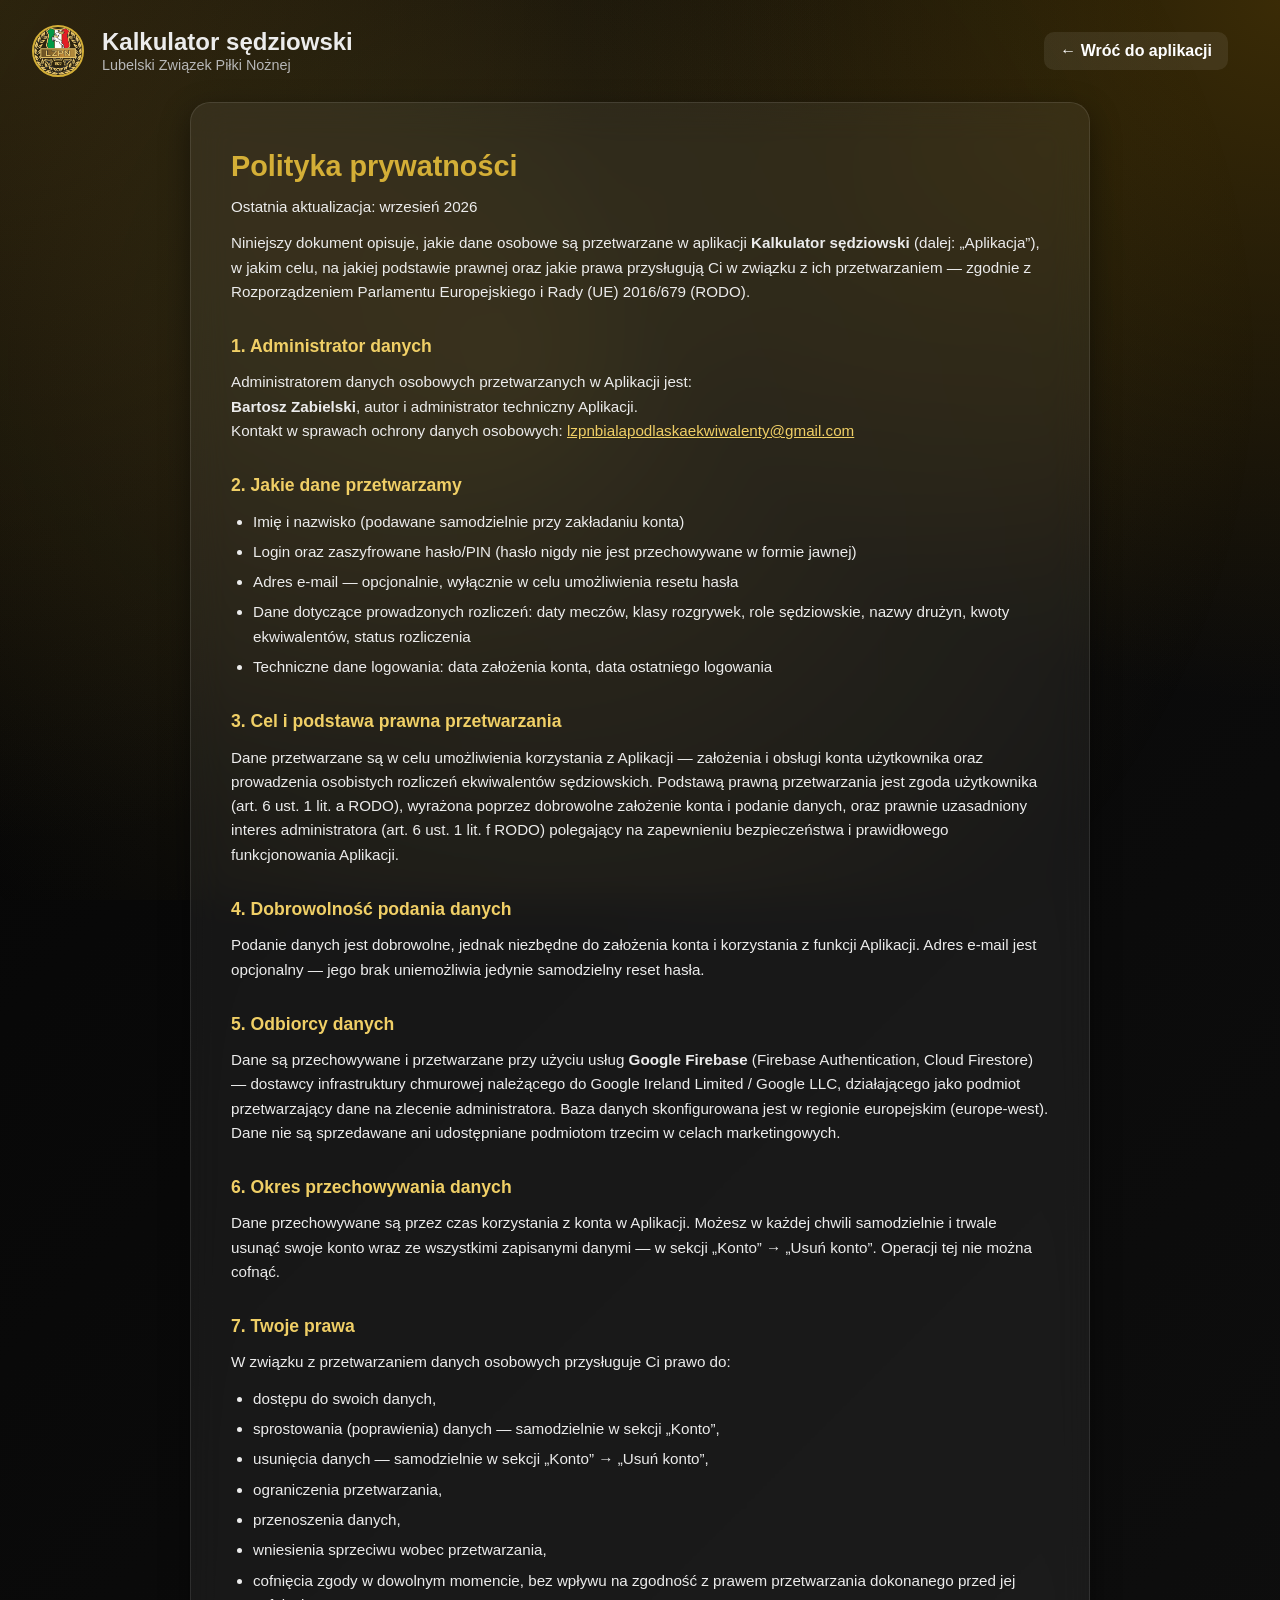
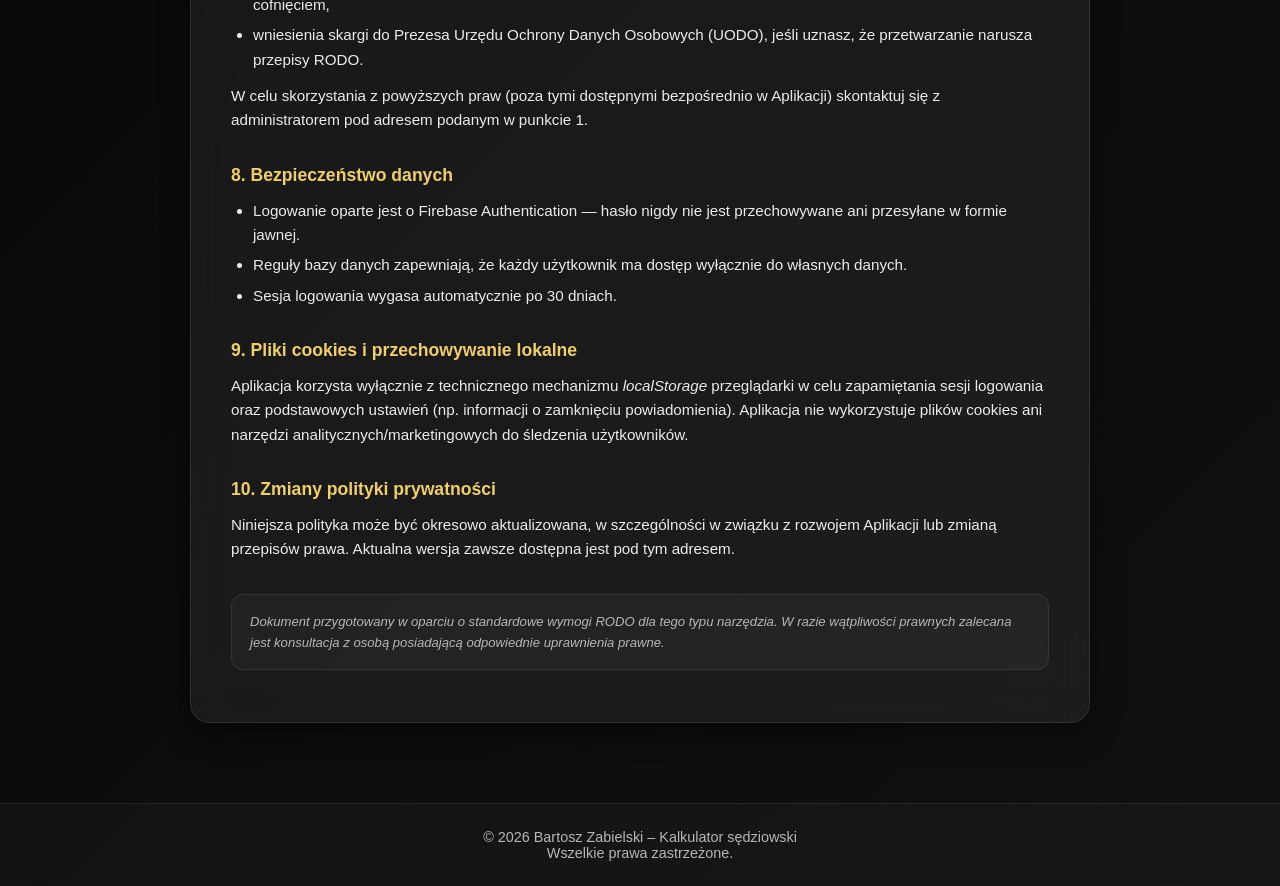
<file: privacy-policy.html>
<!DOCTYPE html>
<html lang="pl">
<head>
    <meta charset="UTF-8">
    <meta name="viewport" content="width=device-width, initial-scale=1.0">
    <title>Polityka prywatności – Kalkulator sędziowski</title>
    <link rel="icon" type="image/png" href="logo.png">
    <link rel="stylesheet" href="style.css">
</head>
<body>

<div class="background-glow"></div>

<header class="topbar">
    <div class="logo-box">
        <img src="logo.png" alt="Logo LZPN" class="club-logo">
        <div>
            <h1>Kalkulator sędziowski</h1>
            <span>Lubelski Związek Piłki Nożnej</span>
        </div>
    </div>

    <div class="topbar-links">
        <a href="index.html">← Wróć do aplikacji</a>
    </div>
</header>

<main class="container">

    <section class="glass policy-page">

        <h2>Polityka prywatności</h2>
        <p class="policy-updated">Ostatnia aktualizacja: wrzesień 2026</p>

        <p>
            Niniejszy dokument opisuje, jakie dane osobowe są przetwarzane w aplikacji
            <strong>Kalkulator sędziowski</strong> (dalej: „Aplikacja”), w jakim celu,
            na jakiej podstawie prawnej oraz jakie prawa przysługują Ci w związku z ich
            przetwarzaniem — zgodnie z Rozporządzeniem Parlamentu Europejskiego i Rady (UE)
            2016/679 (RODO).
        </p>

        <h3>1. Administrator danych</h3>
        <p>
            Administratorem danych osobowych przetwarzanych w Aplikacji jest:<br>
            <strong>Bartosz Zabielski</strong>, autor i administrator techniczny Aplikacji.<br>
            Kontakt w sprawach ochrony danych osobowych:
            <a href="mailto:lzpnbialapodlaskaekwiwalenty@gmail.com">lzpnbialapodlaskaekwiwalenty@gmail.com</a>
        </p>

        <h3>2. Jakie dane przetwarzamy</h3>
        <ul>
            <li>Imię i nazwisko (podawane samodzielnie przy zakładaniu konta)</li>
            <li>Login oraz zaszyfrowane hasło/PIN (hasło nigdy nie jest przechowywane w formie jawnej)</li>
            <li>Adres e-mail — opcjonalnie, wyłącznie w celu umożliwienia resetu hasła</li>
            <li>Dane dotyczące prowadzonych rozliczeń: daty meczów, klasy rozgrywek, role sędziowskie, nazwy drużyn, kwoty ekwiwalentów, status rozliczenia</li>
            <li>Techniczne dane logowania: data założenia konta, data ostatniego logowania</li>
        </ul>

        <h3>3. Cel i podstawa prawna przetwarzania</h3>
        <p>
            Dane przetwarzane są w celu umożliwienia korzystania z Aplikacji — założenia
            i obsługi konta użytkownika oraz prowadzenia osobistych rozliczeń ekwiwalentów
            sędziowskich. Podstawą prawną przetwarzania jest zgoda użytkownika (art. 6 ust. 1
            lit. a RODO), wyrażona poprzez dobrowolne założenie konta i podanie danych, oraz
            prawnie uzasadniony interes administratora (art. 6 ust. 1 lit. f RODO) polegający
            na zapewnieniu bezpieczeństwa i prawidłowego funkcjonowania Aplikacji.
        </p>

        <h3>4. Dobrowolność podania danych</h3>
        <p>
            Podanie danych jest dobrowolne, jednak niezbędne do założenia konta i korzystania
            z funkcji Aplikacji. Adres e-mail jest opcjonalny — jego brak uniemożliwia jedynie
            samodzielny reset hasła.
        </p>

        <h3>5. Odbiorcy danych</h3>
        <p>
            Dane są przechowywane i przetwarzane przy użyciu usług <strong>Google Firebase</strong>
            (Firebase Authentication, Cloud Firestore) — dostawcy infrastruktury chmurowej
            należącego do Google Ireland Limited / Google LLC, działającego jako podmiot
            przetwarzający dane na zlecenie administratora. Baza danych skonfigurowana jest
            w regionie europejskim (europe-west). Dane nie są sprzedawane ani udostępniane
            podmiotom trzecim w celach marketingowych.
        </p>

        <h3>6. Okres przechowywania danych</h3>
        <p>
            Dane przechowywane są przez czas korzystania z konta w Aplikacji. Możesz w każdej
            chwili samodzielnie i trwale usunąć swoje konto wraz ze wszystkimi zapisanymi
            danymi — w sekcji „Konto” → „Usuń konto”. Operacji tej nie można cofnąć.
        </p>

        <h3>7. Twoje prawa</h3>
        <p>W związku z przetwarzaniem danych osobowych przysługuje Ci prawo do:</p>
        <ul>
            <li>dostępu do swoich danych,</li>
            <li>sprostowania (poprawienia) danych — samodzielnie w sekcji „Konto”,</li>
            <li>usunięcia danych — samodzielnie w sekcji „Konto” → „Usuń konto”,</li>
            <li>ograniczenia przetwarzania,</li>
            <li>przenoszenia danych,</li>
            <li>wniesienia sprzeciwu wobec przetwarzania,</li>
            <li>cofnięcia zgody w dowolnym momencie, bez wpływu na zgodność z prawem
                przetwarzania dokonanego przed jej cofnięciem,</li>
            <li>wniesienia skargi do Prezesa Urzędu Ochrony Danych Osobowych (UODO),
                jeśli uznasz, że przetwarzanie narusza przepisy RODO.</li>
        </ul>
        <p>
            W celu skorzystania z powyższych praw (poza tymi dostępnymi bezpośrednio w Aplikacji)
            skontaktuj się z administratorem pod adresem podanym w punkcie 1.
        </p>

        <h3>8. Bezpieczeństwo danych</h3>
        <ul>
            <li>Logowanie oparte jest o Firebase Authentication — hasło nigdy nie jest
                przechowywane ani przesyłane w formie jawnej.</li>
            <li>Reguły bazy danych zapewniają, że każdy użytkownik ma dostęp wyłącznie
                do własnych danych.</li>
            <li>Sesja logowania wygasa automatycznie po 30 dniach.</li>
        </ul>

        <h3>9. Pliki cookies i przechowywanie lokalne</h3>
        <p>
            Aplikacja korzysta wyłącznie z technicznego mechanizmu <em>localStorage</em>
            przeglądarki w celu zapamiętania sesji logowania oraz podstawowych ustawień
            (np. informacji o zamknięciu powiadomienia). Aplikacja nie wykorzystuje plików
            cookies ani narzędzi analitycznych/marketingowych do śledzenia użytkowników.
        </p>

        <h3>10. Zmiany polityki prywatności</h3>
        <p>
            Niniejsza polityka może być okresowo aktualizowana, w szczególności w związku
            z rozwojem Aplikacji lub zmianą przepisów prawa. Aktualna wersja zawsze dostępna
            jest pod tym adresem.
        </p>

        <p class="policy-disclaimer">
            Dokument przygotowany w oparciu o standardowe wymogi RODO dla tego typu narzędzia.
            W razie wątpliwości prawnych zalecana jest konsultacja z osobą posiadającą
            odpowiednie uprawnienia prawne.
        </p>

    </section>

</main>

<footer class="footer">
    © 2026 Bartosz Zabielski – Kalkulator sędziowski<br>
    Wszelkie prawa zastrzeżone.
</footer>

</body>
</html>
</file>
<file: style.css>
/* =========================
   LZPN - KALKULATOR SĘDZIOWSKI
   EKWIWALENTY
   PREMIUM DARK GOLD THEME
========================= */

:root{

    --bg:#0b0b0b;
    --bg2:#141414;
    --card:rgba(255,255,255,.06);

    --gold:#d4af37;
    --gold-light:#f0cf66;
    --gold-dark:#9d7c18;

    --white:#ffffff;
    --text:#ececec;
    --muted:#b7b7b7;

    --success:#1db954;
    --danger:#ff5f57;

    --border:rgba(255,255,255,.10);

    --shadow:
        0 10px 30px rgba(0,0,0,.45);

    --radius:20px;
}

*{
    margin:0;
    padding:0;
    box-sizing:border-box;
}

html{
    scroll-behavior:smooth;
    overflow-x:hidden;
    width:100%;
}

body{

    min-height:100vh;

    font-family:'Poppins',sans-serif;

    background:
        radial-gradient(circle at top left,#28200d 0%,transparent 30%),
        radial-gradient(circle at top right,#3a2b06 0%,transparent 25%),
        linear-gradient(135deg,#050505,#101010);

    color:var(--text);

    overflow-x:hidden;

    padding-top:env(safe-area-inset-top);
    padding-bottom:env(safe-area-inset-bottom);
    padding-left:env(safe-area-inset-left);
    padding-right:env(safe-area-inset-right);
}

/* =========================
   BACKGROUND GLOW
========================= */

.background-glow{

    position:fixed;
    inset:0;

    pointer-events:none;

    background:
      radial-gradient(
        circle at 20% 20%,
        rgba(212,175,55,.15),
        transparent 30%
      ),

      radial-gradient(
        circle at 80% 10%,
        rgba(212,175,55,.10),
        transparent 25%
      ),

      radial-gradient(
        circle at 50% 95%,
        rgba(240,207,102,.09),
        transparent 32%
      );

    background-size:200% 200%;

    animation:backgroundGlowDrift 28s ease-in-out infinite;

    z-index:-1;
}

@keyframes backgroundGlowDrift{

    0%{
        background-position:20% 15%, 80% 5%, 45% 100%;
        opacity:.85;
    }

    50%{
        background-position:30% 30%, 65% 20%, 60% 85%;
        opacity:1;
    }

    100%{
        background-position:20% 15%, 80% 5%, 45% 100%;
        opacity:.85;
    }
}

@media(prefers-reduced-motion:reduce){

    .background-glow{
        animation:none;
    }
}

/* =========================
   GLASS
========================= */

.glass{

    background:var(--card);

    border:1px solid var(--border);

    backdrop-filter:blur(18px);

    -webkit-backdrop-filter:blur(18px);

    border-radius:var(--radius);

    box-shadow:var(--shadow);
}

/* =========================
   TOPBAR
========================= */

.topbar{

    width:min(1500px,95%);
    margin:0 auto;

    display:flex;
    justify-content:space-between;
    align-items:center;

    gap:20px;

    padding:25px 0;

    flex-wrap:wrap;
}

.logo-box{

    display:flex;
    align-items:center;
    gap:18px;
}

.logo-box .club-logo{

    width:52px;
    height:52px;

    object-fit:cover;

    border-radius:50%;

    border:2px solid var(--gold);

    flex-shrink:0;
}

.logo-box h1{

    font-size:1.5rem;
    font-weight:700;
}

.logo-box span{

    color:var(--muted);
    font-size:.9rem;
}

.topbar-actions{

    display:flex;
    gap:12px;
    flex-wrap:wrap;
}

/* =========================
   BUTTONS
========================= */

button{

    cursor:pointer;
    border:none;
    transition:.25s;
}

.gold-btn{

    background:linear-gradient(
        135deg,
        var(--gold),
        var(--gold-light)
    );

    color:#111;

    font-weight:600;

    padding:12px 20px;

    border-radius:12px;
}

.gold-btn:hover{

    transform:translateY(-2px);
    box-shadow:0 10px 25px rgba(212,175,55,.25);
}

.dark-btn{

    background:#181818;

    color:white;

    border:1px solid rgba(255,255,255,.08);

    padding:12px 20px;

    border-radius:12px;
}

.dark-btn:hover{

    border-color:var(--gold);
    color:var(--gold);
}

/* =========================
   MAIN
========================= */

.container{

    width:min(1500px,95%);
    margin:auto;

    display:flex;
    flex-direction:column;

    gap:25px;

    padding-bottom:40px;
}

/* =========================
   CALENDAR
========================= */

.calendar-section{

    padding:25px;
}

.calendar-header{

    display:flex;
    align-items:center;
    justify-content:space-between;

    margin-bottom:20px;
}

.calendar-header button{

    width:50px;
    height:50px;

    border-radius:50%;

    background:#171717;

    color:white;
}

.calendar-header button:hover{

    background:var(--gold);
    color:black;
}

.calendar-title{

    display:flex;
    gap:12px;

    flex:1;
    min-width:0;
}

.calendar-title select{

    min-width:160px;
}

.weekdays{

    display:grid;
    grid-template-columns:repeat(7,1fr);

    margin-bottom:10px;

    text-align:center;

    color:var(--gold);

    font-weight:600;
}

.calendar-grid{

    display:grid;
    grid-template-columns:repeat(7,1fr);

    gap:10px;
}

.day{

    min-height:95px;
    min-width:0;
    width:100%;

    border-radius:16px;

    background:rgba(255,255,255,.03);

    border:1px solid rgba(255,255,255,.05);

    padding:12px;

    overflow:hidden;

    box-sizing:border-box;

    transition:.25s;
}

.day:hover{

    border-color:var(--gold);

    transform:translateY(-3px);

    cursor:pointer;
}

.day-number{

    font-weight:700;
}

.day.has-match{

    border:1px solid rgba(212,175,55,.45);
}

.day.today{

    background:rgba(212,175,55,.15);
}

.match-counter{

    margin-top:8px;

    font-size:.8rem;

    color:var(--gold);
}

/* =========================
   STATS
========================= */

.stats-grid{

    display:grid;
    grid-template-columns:repeat(auto-fit,minmax(220px,1fr));

    gap:20px;
}

/* =========================
   KALENDARZ + STATYSTYKI OBOK SIEBIE
   (tylko szerokie ekrany)
========================= */

@media(min-width:993px){

    .dashboard-columns{

        display:flex;
        align-items:flex-start;
        gap:25px;
    }

    .dashboard-columns .calendar-section{

        flex:2.2;
        min-width:0;
    }

    .dashboard-columns .stats-grid{

        flex:1;
        min-width:270px;
        max-width:340px;

        display:flex;
        flex-direction:column;
    }
}

.stat-card{

    padding:25px;

    display:flex;
    align-items:center;
    gap:18px;
}

.stat-card-clickable{

    cursor:pointer;
    transition:.2s;
}

.stat-card-clickable:hover{

    transform:translateY(-2px);
    border-color:rgba(212,175,55,.4);
    box-shadow:0 10px 25px rgba(212,175,55,.1);
}

.stat-card-cta{

    color:var(--gold-light,#f0cf66) !important;
    font-size:1.1rem !important;
    font-weight:700;
}

.yearly-stats-amount{

    font-weight:700;
    font-size:.95rem;
    color:var(--gold-light,#f0cf66);
    flex-shrink:0;
}

.stat-icon{

    width:60px;
    height:60px;

    border-radius:16px;

    display:flex;
    justify-content:center;
    align-items:center;

    font-size:22px;

    color:black;

    background:linear-gradient(
            135deg,
            var(--gold),
            var(--gold-light)
    );
}

.stat-card span{

    color:var(--muted);
    font-size:.85rem;
}

.stat-card h2{

    margin-top:5px;
}

/* =========================
   FILTERS
========================= */

.filter-section{

    padding:20px;
}

.filter-title{

    font-weight:600;
    margin-bottom:15px;
}

.filter-grid{

    display:grid;
    grid-template-columns:
            repeat(auto-fit,minmax(250px,1fr));

    gap:15px;
}

/* =========================
   INPUTS
========================= */

input,
select{

    width:100%;

    padding:13px 15px;

    border-radius:12px;

    border:1px solid rgba(255,255,255,.08);

    background:#151515;

    color:white;

    outline:none;
}

input:focus,
select:focus{

    border-color:var(--gold);
}

/* =========================
   TABLE
========================= */

.table-section{

    padding:20px;
}

.table-header{

    margin-bottom:20px;
}

@media(max-width:960px){

    .table-wrapper{

        overflow-x:visible;
    }

    table,
    thead,
    tbody,
    th,
    td,
    tr{

        display:block;
    }

    thead{

        display:none;
    }

    tbody tr{

        margin-bottom:14px;

        border:1px solid rgba(212,175,55,.25);
        border-radius:14px;

        padding:6px 14px;

        background:rgba(255,255,255,.03);
    }

    tbody tr:hover{

        background:rgba(255,255,255,.03);
    }

    tbody td{

        display:flex;
        justify-content:space-between;
        align-items:center;
        gap:14px;

        padding:10px 0;

        border:none;
        border-bottom:1px solid rgba(255,255,255,.06);

        text-align:right;
    }

    tbody td:last-child{

        border-bottom:none;
    }

    tbody td::before{

        content:attr(data-label);

        font-weight:700;
        font-size:.8rem;

        color:var(--gold-light,#f0cf66);
        text-align:left;

        flex-shrink:0;
    }

    tbody td.empty-row{

        display:block;
        text-align:center;
        border:none;
        padding:20px 0;
    }

    tbody td.empty-row::before{

        content:none;
    }

    .row-summary{

        display:flex !important;
        justify-content:space-between;
        align-items:center;
        gap:10px;

        padding:12px 0 !important;
        margin:-6px -14px 0 -14px;
        padding-left:14px !important;
        padding-right:14px !important;

        cursor:pointer;

        border-bottom:none !important;
    }

    .row-summary::before{

        content:none !important;
    }

    .row-summary-text{

        font-weight:600;
        font-size:.85rem;
        text-align:left;
        flex:1;
    }

    .row-summary-chevron{

        flex-shrink:0;
        color:var(--gold);
        transition:transform .2s;
    }

    tbody tr.expanded .row-summary-chevron{

        transform:rotate(180deg);
    }

    tbody tr td:not(.row-summary):not(.empty-row){

        display:none;
    }

    tbody tr.expanded td:not(.row-summary):not(.empty-row){

        display:flex;
    }

    tbody tr.expanded .row-summary{

        border-bottom:1px solid rgba(212,175,55,.2) !important;
        padding-bottom:12px !important;
        margin-bottom:4px;
    }
}

.row-summary{

    display:none;
}

table{

    width:100%;

    border-collapse:collapse;
}

thead{

    background:rgba(212,175,55,.12);
}

th{

    color:var(--gold);

    text-align:left;

    padding:15px;
}

td{

    padding:14px;
    border-top:1px solid rgba(255,255,255,.06);
}

tbody tr{

    transition:.2s;
}

tbody tr:hover{

    background:rgba(255,255,255,.03);
}

.empty-row{

    text-align:center;
    padding:40px;
    color:var(--muted);
}

.badge-settled{

    background:rgba(29,185,84,.15);
    color:#57ff93;

    padding:6px 10px;

    border-radius:999px;
}

.badge-pending{

    background:rgba(255,95,87,.12);
    color:#ff867d;

    padding:6px 10px;

    border-radius:999px;
}

/* =========================
   ACTION BUTTONS
========================= */

.action-btn{

    width:38px;
    height:38px;

    border-radius:10px;

    display:flex;
    align-items:center;
    justify-content:center;
}

.edit-btn{

    background:#1f1f1f;
    color:var(--gold);
}

.delete-btn{

    background:#1f1f1f;
    color:var(--danger);
}

.action-btn:hover{

    transform:scale(1.05);
}

/* =========================
   EKRAN ŁADOWANIA
========================= */

.app-loading{

    position:fixed;
    inset:0;

    z-index:99999;

    display:none;
    flex-direction:column;
    align-items:center;
    justify-content:center;
    gap:18px;

    background:#0a0a0a;
}

.app-loading.active{

    display:flex;
}

.app-loading-logo{

    width:70px;
    height:70px;
    border-radius:50%;

    animation:appLoadingPulse 1.6s ease-in-out infinite;
}

.app-loading-spinner{

    width:34px;
    height:34px;

    border-radius:50%;

    border:3px solid rgba(212,175,55,.2);
    border-top-color:var(--gold);

    animation:appLoadingSpin .8s linear infinite;
}

.app-loading p{

    color:var(--muted);
    font-size:.9rem;
}

@keyframes appLoadingSpin{
    to{ transform:rotate(360deg); }
}

@keyframes appLoadingPulse{
    0%,100%{ opacity:1; }
    50%{ opacity:.6; }
}

/* =========================
   MODAL
========================= */

.modal{

    position:fixed;

    inset:0;

    background:rgba(0,0,0,.65);
    backdrop-filter:blur(6px);
    -webkit-backdrop-filter:blur(6px);

    display:none;

    justify-content:center;
    align-items:center;

    padding:20px;

    z-index:999;
}

.modal.active{

    display:flex;
}

.modal-content{

    width:100%;
    max-width:650px;

    max-height:88vh;
    overflow-y:auto;
    overscroll-behavior:contain;
    -webkit-overflow-scrolling:touch;

    padding:25px;

    animation:modalShow .25s ease;
}

@keyframes modalShow{

    from{
        opacity:0;
        transform:translateY(20px);
    }

    to{
        opacity:1;
        transform:translateY(0);
    }
}

.modal-header{

    display:flex;
    justify-content:space-between;
    align-items:center;

    margin-bottom:20px;
}

.modal-header button{

    background:none;
    color:white;
    font-size:22px;
}

.form-group{

    margin-bottom:16px;
}

.form-group label{

    display:block;
    margin-bottom:8px;

    color:var(--gold);
}

.amount-preview{

    margin:20px 0;

    display:flex;
    justify-content:space-between;
    align-items:center;

    padding:18px;

    border-radius:14px;

    background:rgba(212,175,55,.08);
}

.amount-preview strong{

    color:var(--gold-light);
    font-size:1.2rem;
}

.checkbox-wrapper{

    display:flex;
    gap:10px;
    align-items:center;

    margin-bottom:20px;
}

.checkbox-wrapper input{

    width:auto;
}

/* =========================
   PRZYCISKI ROZLICZONE TAK/NIE
========================= */

.settled-toggle{

    display:flex;
    gap:10px;
}

.toggle-btn{

    flex:1;

    padding:13px;

    border-radius:12px;

    font-weight:700;
    font-size:.95rem;

    background:#151515;
    color:var(--muted);

    border:1px solid rgba(255,255,255,.08);

    transition:.25s;
}

.toggle-btn:hover{

    border-color:var(--gold);
    color:var(--gold-light);
}

.toggle-btn.toggle-yes.active{

    background:rgba(29,185,84,.15);
    color:#57ff93;
    border-color:rgba(29,185,84,.45);

    box-shadow:0 0 18px rgba(29,185,84,.15);
}

.toggle-btn.toggle-no.active{

    background:rgba(255,95,87,.12);
    color:#ff867d;
    border-color:rgba(255,95,87,.45);

    box-shadow:0 0 18px rgba(255,95,87,.12);
}

.settled-toggle-table{

    display:flex;
    gap:6px;
}

.toggle-btn-sm{

    padding:7px 12px;

    border-radius:999px;

    font-size:.75rem;
    font-weight:700;

    background:#151515;
    color:var(--muted);

    border:1px solid rgba(255,255,255,.08);

    cursor:pointer;

    transition:.2s;
}

.toggle-btn-sm:hover{

    border-color:var(--gold);
}

.toggle-btn-sm.toggle-yes.active{

    background:rgba(29,185,84,.15);
    color:#57ff93;
    border-color:rgba(29,185,84,.45);
}

.toggle-btn-sm.toggle-no.active{

    background:rgba(255,95,87,.12);
    color:#ff867d;
    border-color:rgba(255,95,87,.45);
}

/* =========================
   TOAST
========================= */

.toast{

    position:fixed;

    right:25px;
    bottom:25px;

    background:var(--success);

    color:white;

    padding:15px 20px;

    border-radius:12px;

    opacity:0;
    pointer-events:none;

    transform:translateY(20px);

    transition:.3s;

    z-index:1000;
}

.toast.show{

    opacity:1;
    transform:translateY(0);
}

/* =========================
   RESPONSIVE
========================= */

@media(max-width:992px){

    .calendar-grid{

        gap:6px;
    }

    .day{

        min-height:80px;
    }
}

@media(max-width:768px){

    .topbar{

        padding:20px;
    }

    .calendar-title{

        flex-direction:column;
    }

    .weekdays{

        font-size:.85rem;
    }

    .day{

        min-height:92px;
        padding:10px;
        border-radius:14px;
    }

    .day-number{

        font-size:1.05rem;
    }

    .calendar-match-line:nth-of-type(n+3){

        display:none;
    }

    .match-counter{

        font-size:.75rem;
    }

    th,
    td{

        font-size:.85rem;
    }

    .stat-card{

        padding:18px;
    }
}

@media(max-width:500px){

    .calendar-grid{

        gap:6px;
    }

    .day{

        min-height:80px;
        padding:8px 6px;
    }

    .day-number{

        font-size:1rem;
        font-weight:800;
    }

    .day:active{

        border-color:var(--gold);
        background:rgba(212,175,55,.1);
    }

    .table-actions-row{

        flex-direction:column;
    }

    .action-row-btn{

        width:100%;
        font-size:.9rem;
        padding:13px 16px;
    }

    .weekdays{

        font-size:.75rem;
    }

    .topbar-actions{

        width:100%;
    }

    .gold-btn,
    .dark-btn{

        flex:1;
    }

    .topbar-links{

        flex-wrap:nowrap;
        gap:6px;
        margin:0;
        width:100%;
    }

    .topbar-links a{

        flex:1;
        text-align:center;
        padding:9px 6px;
        font-size:.75rem;
        white-space:nowrap;
    }

    .selector-group{

        flex-wrap:nowrap;
        gap:10px;
    }

    .selector-box{

        flex:1;
        min-width:0;
    }

    #monthSelect,
    #yearSelect{

        min-width:0 !important;
        width:100% !important;
        height:52px !important;
        padding:0 10px !important;
        font-size:.95rem !important;
    }

    .referee-info{

        justify-content:center;
        text-align:center;
    }

    .referee-info i{

        display:none;
    }

    #refereeNameDisplay{

        flex-basis:100%;
        text-align:center;
    }

    .user-badge{

        flex-basis:100%;
        text-align:center;
    }

    .referee-info button{

        flex:1;
        justify-content:center;
    }
}

/* =========================
   FOOTER
========================= */

.footer{

    margin-top:40px;

    padding:25px;

    text-align:center;

    color:#b7b7b7;

    font-size:.9rem;

    border-top:1px solid rgba(255,255,255,.08);

    background:rgba(255,255,255,.03);
}

.footer strong{

    color:var(--gold);
}

.footer-hint{

    display:inline-block;
    margin-top:10px;

    font-size:.78rem;
    opacity:.6;
}

.footer-hint a{

    color:var(--gold-light,#f0cf66);
    font-weight:600;
    text-decoration:underline;
}

/* =========================
   STRONA POLITYKI PRYWATNOŚCI
========================= */

.policy-page{

    padding:40px;
    max-width:900px;
    margin:0 auto;
    line-height:1.6;
}

.policy-page h2{

    color:var(--gold);
    font-size:1.8rem;
    margin-bottom:6px;
}

.policy-updated{

    color:var(--muted);
    font-size:.85rem;
    margin-bottom:28px;
}

.policy-page h3{

    color:var(--gold-light,#f0cf66);
    font-size:1.1rem;
    margin-top:28px;
    margin-bottom:10px;
}

.policy-page p{

    color:var(--text);
    font-size:.95rem;
    margin-bottom:12px;
}

.policy-page ul{

    color:var(--text);
    font-size:.95rem;
    margin:0 0 12px 22px;
}

.policy-page li{

    margin-bottom:6px;
}

.policy-page a{

    color:var(--gold-light,#f0cf66);
}

.policy-disclaimer{

    margin-top:32px;
    padding:16px 18px;
    border-radius:12px;
    background:rgba(255,255,255,.04);
    border:1px solid rgba(255,255,255,.08);
    font-size:.82rem !important;
    color:var(--muted) !important;
    font-style:italic;
}

.footer-hint a:hover{

    opacity:.85;
}

/* =========================
   BLOKADA SCROLLA TŁA
   PRZY OTWARTYM MODALU
========================= */

body.modal-open{

    overflow:hidden;
    height:100dvh;
}

/* =========================
   REFEREE INFO
========================= */

.referee-info{

    width:min(1500px,95%);
    margin:0 auto 20px auto;

    padding:15px 20px;

    display:flex;
    flex-wrap:wrap;
    justify-content:space-between;
    align-items:center;

    gap:12px;
}

#refereeNameDisplay{

    flex:1 1 160px;
    min-width:0;
    font-weight:600;
}

.referee-info i{

    color:var(--gold);
    margin-right:8px;
}

.user-badge{

    color:var(--gold-light,#e9c65e);
    font-size:.85rem;
    opacity:.75;
}

.offline-banner{

    display:none;

    width:min(1500px,95%);
    margin:0 auto 20px auto;

    padding:12px 18px;

    align-items:center;
    gap:10px;

    border-radius:14px;

    background:rgba(255,159,10,.1);
    border:1px solid rgba(255,159,10,.35);
    color:#ffb347;

    font-size:.85rem;
    line-height:1.4;
}

.offline-banner.active{

    display:flex;
}

.new-domain-banner{

    display:flex;
    flex-wrap:wrap;
    align-items:center;
    gap:12px;

    padding:14px 20px;

    border-radius:14px;

    background:rgba(212,175,55,.1);
    border:1px solid rgba(212,175,55,.35);
    color:var(--gold-light,#f0cf66);

    font-size:.9rem;
    line-height:1.4;
}

.new-domain-banner i{
    font-size:1.1rem;
}

.new-domain-banner span{
    flex:1;
    color:var(--text);
}

.new-domain-banner strong{
    color:var(--gold-light,#f0cf66);
}

.new-domain-banner-btn{

    padding:8px 16px;
    border-radius:10px;

    background:linear-gradient(135deg,var(--gold),var(--gold-light));
    color:#111;
    font-weight:700;
    font-size:.85rem;
    text-decoration:none;
    white-space:nowrap;
}

.install-banner{

    display:none;

    width:min(1500px,95%);
    margin:0 auto 20px auto;

    padding:12px 18px;

    align-items:center;
    gap:12px;

    border-radius:14px;

    background:rgba(212,175,55,.08);
    border:1px solid rgba(212,175,55,.3);
    color:var(--gold-light,#f0cf66);

    font-size:.85rem;
    line-height:1.4;
}

.install-banner.active{

    display:flex;
}

.install-banner i:first-child{

    flex-shrink:0;
    font-size:1.1rem;
}

.install-banner span{

    flex:1;
}

.install-banner-action{

    flex-shrink:0;
    padding:8px 14px;
    font-size:.8rem;
}

.install-banner-close{

    flex-shrink:0;

    background:none;
    color:var(--gold-light,#f0cf66);
    opacity:.7;
    font-size:1rem;
    padding:4px;
}

.install-banner-close:hover{

    opacity:1;
}

@media(max-width:600px){

    .install-banner,
    .offline-banner{

        flex-wrap:wrap;
    }
}

.logout-btn{

    display:flex;
    align-items:center;
    gap:8px;
}

/* =========================
   LOGOWANIE
========================= */

.login-content{

    max-width:420px;
    text-align:center;
}

.login-logo{

    display:flex;
    justify-content:center;
    margin-bottom:16px;
}

.login-logo img{

    width:90px;
    height:90px;
    border-radius:50%;
}

.login-content h2{

    margin-bottom:10px;
}

.login-subtitle{

    opacity:.75;
    font-size:.9rem;
    line-height:1.5;
    margin-bottom:22px;
}

.login-content .form-group{

    text-align:left;
}

.login-error{

    display:none;
    color:#ff6b6b;
    background:rgba(255,107,107,.1);
    border:1px solid rgba(255,107,107,.3);
    border-radius:10px;
    padding:10px 14px;
    margin-bottom:16px;
    font-size:.9rem;
}

.login-error.active{

    display:block;
}

.login-submit{

    width:100%;
    justify-content:center;
}

.field-hint{

    margin-top:6px;

    font-size:.72rem;
    opacity:.6;
    line-height:1.4;
}

.forgot-pin-link{

    display:block;
    width:100%;
    text-align:center;

    margin-top:12px;

    background:none;
    color:var(--gold-light,#f0cf66);
    opacity:.8;
    font-size:.82rem;
}

.forgot-pin-link:hover{
    opacity:1;
    text-decoration:underline;
}

.adblock-hint{

    margin-top:14px;

    font-size:.78rem;
    text-align:center;
    opacity:.55;
    line-height:1.4;
}

.adblock-hint i{

    margin-right:4px;
}

.login-mode-toggle{

    display:flex;
    gap:10px;

    margin-bottom:18px;
}

.mode-btn{

    padding:11px;
}

.mode-btn.active{

    background:rgba(212,175,55,.14);
    color:var(--gold-light,#f0cf66);
    border-color:rgba(212,175,55,.5);

    box-shadow:0 0 18px rgba(212,175,55,.12);
}

/* =========================
   MODAL KONTA
========================= */

.account-modal{

    max-width:640px;
    max-height:85vh;
    overflow-y:auto;
}

.account-profile-summary{

    display:flex;
    align-items:center;
    gap:18px;

    padding:18px;
    margin-bottom:22px;

    border-radius:16px;

    background:linear-gradient(135deg, rgba(212,175,55,.12), rgba(212,175,55,.03));
    border:1px solid rgba(212,175,55,.3);
}

.account-profile-avatar{

    flex-shrink:0;

    width:64px;
    height:64px;
    border-radius:50%;

    display:flex;
    align-items:center;
    justify-content:center;

    background:linear-gradient(135deg, var(--gold), var(--gold-light));
    color:#111;
    font-size:1.6rem;
}

.account-profile-details{
    min-width:0;
}

.account-profile-details h3{

    margin:0 0 8px 0;
    font-size:1.15rem;
    color:var(--white);
}

.account-profile-row{

    display:flex;
    align-items:center;
    gap:8px;

    font-size:.85rem;
    color:var(--muted);

    margin-bottom:4px;

    overflow:hidden;
    text-overflow:ellipsis;
    white-space:nowrap;
}

.account-profile-row i{

    color:var(--gold);
    width:14px;
    flex-shrink:0;
}

.account-section h3{

    display:flex;
    align-items:center;
    gap:8px;

    color:var(--gold-light,#f0cf66);
    font-size:1rem;
    margin-bottom:14px;
}

.account-section h3 i{
    color:var(--gold);
}

.account-section{

    padding:18px 0;
    border-top:1px solid rgba(255,255,255,.08);
}

.account-section:first-of-type{

    border-top:none;
    padding-top:0;
}

.account-section > button{

    width:100%;
    justify-content:center;
    display:flex;
    align-items:center;
    gap:8px;
}

.report-team-link{

    display:flex;
    align-items:center;
    gap:6px;

    margin-top:8px;

    background:none;
    color:var(--gold-light,#f0cf66);
    opacity:.8;
    font-size:.8rem;
    text-align:left;
}

.report-team-link:hover{

    opacity:1;
    text-decoration:underline;
}

.pending-teams-empty{

    opacity:.6;
    font-size:.85rem;
}

.pending-team-item{

    display:flex;
    align-items:center;
    justify-content:space-between;
    gap:10px;

    padding:10px 12px;
    margin-bottom:8px;

    border:1px solid rgba(212,175,55,.25);
    border-radius:12px;

    background:rgba(255,255,255,.03);
}

.pending-team-name{

    font-weight:600;
    font-size:.9rem;
}

.pending-team-meta{

    display:block;
    font-size:.72rem;
    opacity:.6;
    font-weight:400;
}

.pending-team-actions{

    display:flex;
    gap:6px;
    flex-shrink:0;
}

.pending-team-actions button{

    padding:7px 12px;
    border-radius:8px;
    font-size:.75rem;
    font-weight:700;
}

.approve-team-btn{

    background:rgba(29,185,84,.15);
    color:#57ff93;
    border:1px solid rgba(29,185,84,.4);
}

.reject-team-btn{

    background:rgba(255,95,87,.12);
    color:#ff867d;
    border:1px solid rgba(255,95,87,.4);
}

/* =========================
   BAZA DRUŻYN (ADMIN)
========================= */

.teams-admin-modal{

    max-width:560px;
    max-height:85vh;
    overflow-y:auto;
}

.teams-admin-add-row{

    display:flex;
    gap:10px;
    margin-bottom:14px;
}

.teams-admin-add-row input{

    flex:1;
}

.teams-admin-add-row button{

    flex-shrink:0;
    padding:12px 18px;
    display:flex;
    align-items:center;
    gap:6px;
}

.teams-admin-count{

    font-size:.8rem;
    opacity:.6;
    margin-bottom:10px;
}

.restore-teams-btn{

    width:100%;
    justify-content:center;
    display:flex;
    align-items:center;
    gap:8px;

    margin-bottom:14px;
}

.teams-admin-list{

    display:flex;
    flex-direction:column;
    gap:8px;
}

.teams-admin-item{

    display:flex;
    align-items:center;
    justify-content:space-between;
    gap:10px;

    padding:10px 14px;

    border:1px solid rgba(255,255,255,.08);
    border-radius:12px;

    background:rgba(255,255,255,.03);
}

.teams-admin-item span{

    font-size:.9rem;
}

.teams-admin-item button{

    flex-shrink:0;
    padding:6px 10px;
    border-radius:8px;

    background:rgba(255,95,87,.12);
    color:#ff867d;
    border:1px solid rgba(255,95,87,.4);
}

.teams-admin-item button:hover{

    background:rgba(255,95,87,.22);
}

.danger-zone .danger-text{

    opacity:.75;
    font-size:.85rem;
    line-height:1.5;
    margin-bottom:14px;
}

.danger-btn{

    width:100%;
    justify-content:center;
    display:flex;
    align-items:center;
    gap:8px;

    padding:13px;
    border-radius:12px;

    font-weight:700;

    background:rgba(255,95,87,.12);
    color:#ff867d;
    border:1px solid rgba(255,95,87,.4);

    transition:.25s;
}

.danger-btn:hover{

    background:rgba(255,95,87,.22);
    box-shadow:0 0 18px rgba(255,95,87,.18);
}

.calendar-matches{

    margin-top:6px;

    width:100%;
    max-width:100%;

    overflow:hidden;
}

.calendar-match-line{

    display:block;

    width:100%;
    max-width:100%;

    white-space:nowrap;
    overflow:hidden;
    text-overflow:ellipsis;

    font-size:.66rem;
    line-height:1.5;

    margin-top:2px;
}

.calendar-match-line .role-tag{

    font-weight:800;
    margin-right:2px;
}

.calendar-match-line.role-sg{

    color:var(--gold-light);
}

.calendar-match-line.role-sg .role-tag{

    color:var(--gold);
}

.calendar-match-line.role-as{

    color:#8fd3ff;
}

.calendar-match-line.role-as .role-tag{

    color:#4fa8e0;
}

.more-matches{

    margin-top:4px;

    font-weight:700;
    font-size:.7rem;

    color:white;
}

/* =====================
   MIESIĄC / ROK
===================== */

#monthSelect,
#yearSelect{

    min-width:220px;

    height:64px;

    padding:0 20px;

    font-size:1.15rem;

    font-weight:600;

    color:#ffffff;

    background:rgba(255,255,255,.04);

    border:1px solid rgba(212,175,55,.35);

    border-radius:18px;

    backdrop-filter:blur(12px);

    transition:.25s;
	
	
	 background:#1b1b1b !important;

    color:#ffffff !important;

    border:1px solid #d4af37;
}

/* hover */

#monthSelect:hover,
#yearSelect:hover{

    border-color:#d4af37;

    transform:translateY(-2px);

    box-shadow:
        0 0 20px rgba(212,175,55,.15);
}

/* kliknięcie */

#monthSelect:focus,
#yearSelect:focus{

    outline:none;

    border-color:#d4af37;

    box-shadow:
        0 0 0 3px rgba(212,175,55,.15),
        0 0 25px rgba(212,175,55,.2);
}

.selector-group{

    display:flex;

    justify-content:center;

    gap:20px;

    margin-bottom:25px;

    flex-wrap:wrap;

    width:100%;
    min-width:0;
}

.selector-box{

    display:flex;

    flex-direction:column;

    gap:8px;
}

.selector-box label{

    color:#d4af37;

    font-size:.8rem;

    font-weight:700;

    letter-spacing:1px;

    text-transform:uppercase;

    padding-left:5px;
}
.calendar-match-item{

    display:flex;

    align-items:flex-start;

    gap:6px;

    margin-top:4px;

    line-height:1.2;
}

.match-icon{

    flex-shrink:0;

    font-size:12px;
}

.match-name{

    overflow:hidden;

    text-overflow:ellipsis;
}

.suggestions{
    position:absolute;
    width:100%;
    max-height:250px;
    overflow-y:auto;

    background:#111;
    border:1px solid rgba(255,215,0,.25);
    border-radius:12px;

    display:none;
    z-index:9999;
}

.suggestion-item{
    padding:12px 15px;
    cursor:pointer;
    color:#fff;
    transition:.2s;
}

.suggestion-item:hover{
    background:rgba(255,215,0,.15);
    color:#FFD700;
}
.form-group{
    position:relative;
}


.day-modal{
    position:fixed;
    inset:0;
    background:rgba(0,0,0,.85);
    display:none;
    z-index:9999;
}

.day-modal.active{
    display:flex;
    justify-content:center;
    align-items:center;
}

.day-modal-content{
    width:700px;
    max-width:95%;
    max-height:85vh;
    overflow-y:auto;
    overscroll-behavior:contain;
    -webkit-overflow-scrolling:touch;

    background:#111;
    border:1px solid #d4af37;
    border-radius:20px;

    padding:25px;
}

.day-match-card{
    border:1px solid rgba(212,175,55,.3);
    border-radius:12px;

    padding:15px;
    margin-bottom:12px;
}

.day-match-title{
    font-weight:700;
    margin-bottom:8px;
}

.day-match-actions{
    display:flex;
    gap:10px;
    margin-top:12px;
}

.day-match-actions button{
    cursor:pointer;
    padding:8px 12px;
    border-radius:8px;
    display:flex;
    align-items:center;
    gap:6px;
    width:auto;
    height:auto;
    font-size:.85rem;
    font-weight:600;
}

.day-match-actions .move-btn{

    padding:8px 11px;

    background:#181818;
    color:var(--gold-light,#f0cf66);
    border:1px solid rgba(255,255,255,.08);
}

.day-match-actions .move-btn:hover:not(:disabled){
    border-color:var(--gold);
}

.day-match-actions .move-btn:disabled{
    opacity:.3;
    cursor:not-allowed;
}

.day-modal-content h2{
    color:var(--gold);
    margin-bottom:18px;
    font-size:1.2rem;
}

.close-day-modal{
    background:#1f1f1f;
    color:white;
    padding:10px 16px;
    border-radius:10px;
    margin-bottom:15px;
    font-weight:600;
}

.close-day-modal:hover{
    border-color:var(--gold);
    color:var(--gold);
}

.add-match-btn{
    display:block;
    width:100%;
    margin-top:18px;

    background:linear-gradient(
        135deg,
        var(--gold),
        var(--gold-light)
    );

    color:#111;
    font-weight:700;

    padding:14px 20px;
    border-radius:12px;
    font-size:1rem;
}

.add-match-btn:hover{
    transform:translateY(-2px);
    box-shadow:0 10px 25px rgba(212,175,55,.25);
}

.onboarding-link-btn{

    display:flex;
    align-items:center;
    gap:8px;

    padding:10px 16px;
    border-radius:10px;

    background:rgba(212,175,55,.1);
    color:var(--gold-light,#f0cf66);
    border:1px solid rgba(212,175,55,.3);

    font-weight:600;
    font-size:.9rem;
}

.onboarding-link-btn:hover{
    background:rgba(212,175,55,.18);
}

.onboarding-modal{

    max-width:600px;
    max-height:85vh;
    overflow-y:auto;
}

.onboarding-steps{
    position:relative;
}

.onboarding-step{
    display:none;
}

.onboarding-step.active{
    display:block;
}

.onboarding-step-text{

    margin-bottom:16px;
    line-height:1.5;
    font-size:.95rem;
}

.onboarding-step-text strong{
    color:var(--gold-light,#f0cf66);
}

.onboarding-img{

    width:100%;
    border-radius:12px;
    border:1px solid rgba(212,175,55,.25);

    display:block;
}

.onboarding-nav{

    display:flex;
    align-items:center;
    justify-content:space-between;
    gap:14px;

    margin-top:22px;
}

.onboarding-nav button{

    display:flex;
    align-items:center;
    gap:8px;

    flex-shrink:0;
}

.onboarding-nav button:disabled{
    opacity:.35;
    cursor:not-allowed;
}

.onboarding-dots{

    display:flex;
    gap:8px;
}

.onboarding-dot{

    width:9px;
    height:9px;
    border-radius:50%;

    background:rgba(255,255,255,.15);

    transition:.2s;
}

.onboarding-dot.active{
    background:var(--gold);
    transform:scale(1.2);
}

.calendar-actions-row{
    margin-top:24px;
}

.table-actions-row{

    display:flex;
    gap:14px;
    margin-top:20px;
}

.action-row-btn{

    flex:1;

    display:flex;
    align-items:center;
    justify-content:center;
    gap:8px;

    padding:14px 20px;
    border-radius:12px;
    font-size:.95rem;
    font-weight:700;

    background:#181818;
    color:white;
    border:1px solid rgba(255,255,255,.08);
}

.action-row-btn:hover{
    border-color:var(--gold);
    color:var(--gold);
    transform:translateY(-2px);
}

.move-btn-group{

    display:flex;
    gap:6px;
    justify-content:center;
}

.move-btn-group .move-btn{

    width:34px;
    height:34px;

    background:#181818;
    color:var(--gold-light,#f0cf66);
    border:1px solid rgba(255,255,255,.08);
}

.move-btn-group .move-btn:hover:not(:disabled){
    border-color:var(--gold);
}

.move-btn-group .move-btn:disabled{
    opacity:.3;
    cursor:not-allowed;
}

/* =========================
   IMPORT Z OBSAD
========================= */

.import-obsady-modal{

    max-width:700px;
    max-height:85vh;
    overflow-y:auto;
}

.import-obsady-hint{

    font-size:.85rem;
    opacity:.7;
    line-height:1.5;
    margin-bottom:14px;
}

.import-obsady-textarea{

    width:100%;
    min-height:120px;

    padding:13px 15px;
    border-radius:12px;
    border:1px solid rgba(255,255,255,.08);

    background:#151515;
    color:white;

    font-family:inherit;
    font-size:.85rem;

    resize:vertical;

    margin-bottom:14px;
}

.import-obsady-textarea:focus{
    outline:none;
    border-color:var(--gold);
}

.import-obsady-parse-btn,
.import-obsady-confirm-btn{

    width:100%;
    justify-content:center;
    display:flex;
    align-items:center;
    gap:8px;
}

.import-obsady-confirm-btn{
    margin-top:14px;
}

.import-obsady-preview{

    margin-top:16px;

    display:flex;
    flex-direction:column;
    gap:10px;
}

.import-row{

    display:flex;
    flex-wrap:wrap;
    align-items:center;
    gap:10px;

    padding:12px 14px;

    border:1px solid rgba(255,255,255,.08);
    border-radius:12px;

    background:rgba(255,255,255,.03);
}

.import-row.unmapped{

    border-color:rgba(255,159,10,.4);
    background:rgba(255,159,10,.06);
}

.import-row-check{

    flex-shrink:0;
    width:18px;
    height:18px;
    accent-color:var(--gold);
}

.import-row-date{

    flex-shrink:0;
    font-size:.8rem;
    opacity:.75;
    width:80px;
}

.import-row-teams{

    flex:1 1 180px;
    font-size:.85rem;
    font-weight:600;
    min-width:150px;
}

.import-row-league{

    flex:1 1 160px;
    min-width:140px;
    padding:8px 10px;
    font-size:.8rem;
}

.import-row-role{

    display:flex;
    gap:4px;
    flex-shrink:0;
}

.import-row-role button{

    padding:6px 10px;
    border-radius:8px;
    font-size:.72rem;
    font-weight:700;

    background:rgba(255,255,255,.06);
    color:var(--muted);
    border:1px solid rgba(255,255,255,.1);
}

.import-row-role button.active{

    background:rgba(212,175,55,.18);
    color:var(--gold-light,#f0cf66);
    border-color:rgba(212,175,55,.5);
}

.import-row-warning{

    flex-basis:100%;
    font-size:.72rem;
    color:#ffb347;
}

.topbar{
    display:flex;
    align-items:center;
    justify-content:space-between;
}

.topbar-links{
    display:flex;
    flex-wrap:wrap;
    gap:12px;
    margin:0 20px;
}

.topbar-links a{
    text-decoration:none;
    color:white;
    font-weight:600;
    padding:10px 16px;
    border-radius:10px;
    background:rgba(255,255,255,.08);
}

.topbar-links a:hover{
    background:rgba(255,255,255,.15);
}
</file>
